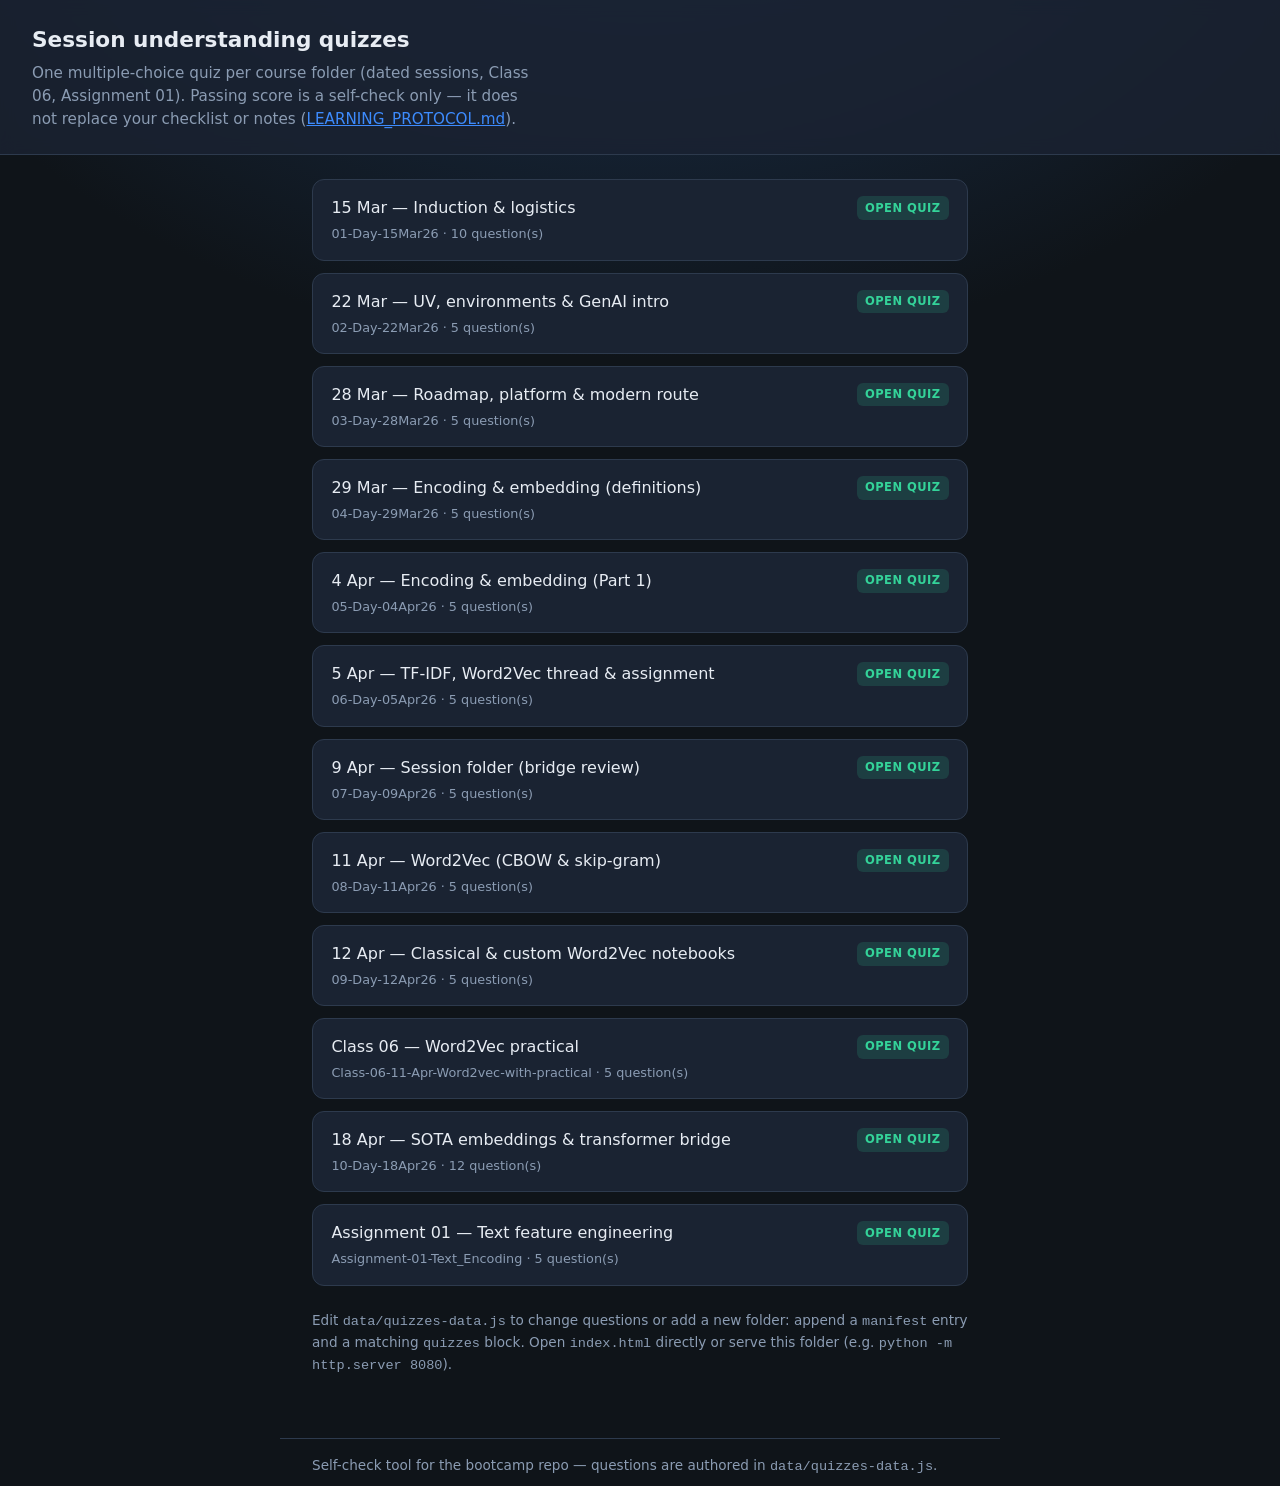
<file: index.html>
<!DOCTYPE html>
<html lang="en">
  <head>
    <meta charset="utf-8" />
    <meta http-equiv="refresh" content="0; url=session-quiz-app/" />
    <meta name="viewport" content="width=device-width, initial-scale=1" />
    <title>Opening session quizzes…</title>
  </head>
  <body
    style="
      font-family: system-ui, sans-serif;
      margin: 2rem;
      background: #0f1419;
      color: #e7ecf3;
    "
  >
    <p>
      Opening the
      <a href="session-quiz-app/" style="color: #3d8bfd">session quiz app</a>…
    </p>
  </body>
</html>
</file>
<file: session-quiz-app/styles.css>
:root {
  --bg: #0f1419;
  --surface: #1a2332;
  --border: #2d3a4d;
  --text: #e7ecf3;
  --muted: #8b9cb3;
  --accent: #3d8bfd;
  --accent-dim: #2563c2;
  --success: #34d399;
  --warn: #fbbf24;
  --danger: #f87171;
  --radius: 12px;
  font-family: "Segoe UI", system-ui, sans-serif;
}

*,
*::before,
*::after {
  box-sizing: border-box;
}

body {
  margin: 0;
  min-height: 100vh;
  background: radial-gradient(ellipse 120% 80% at 50% -20%, #1e3a5f 0%, var(--bg) 55%);
  color: var(--text);
  line-height: 1.5;
}

a {
  color: var(--accent);
}

.app-header {
  padding: 1.5rem clamp(1rem, 4vw, 2rem);
  border-bottom: 1px solid var(--border);
  background: rgba(26, 35, 50, 0.85);
  backdrop-filter: blur(8px);
}

.app-header h1 {
  margin: 0 0 0.35rem;
  font-size: 1.35rem;
  font-weight: 600;
}

.app-header p {
  margin: 0;
  color: var(--muted);
  font-size: 0.95rem;
  max-width: 52ch;
}

main {
  padding: 1.5rem clamp(1rem, 4vw, 2rem) 3rem;
  max-width: 720px;
  margin: 0 auto;
}

.hidden {
  display: none !important;
}

.session-list {
  display: flex;
  flex-direction: column;
  gap: 0.75rem;
}

.session-card {
  display: flex;
  align-items: flex-start;
  justify-content: space-between;
  gap: 1rem;
  padding: 1rem 1.15rem;
  background: var(--surface);
  border: 1px solid var(--border);
  border-radius: var(--radius);
  text-align: left;
  width: 100%;
  cursor: pointer;
  color: inherit;
  font: inherit;
  transition: border-color 0.15s, background 0.15s;
}

.session-card:hover:not(:disabled) {
  border-color: var(--accent-dim);
  background: #1f2a3d;
}

.session-card:disabled {
  opacity: 0.55;
  cursor: not-allowed;
}

.session-card .meta {
  font-size: 0.8rem;
  color: var(--muted);
  margin-top: 0.25rem;
}

.badge {
  font-size: 0.72rem;
  text-transform: uppercase;
  letter-spacing: 0.04em;
  padding: 0.2rem 0.5rem;
  border-radius: 6px;
  font-weight: 600;
  white-space: nowrap;
}

.badge-live {
  background: rgba(52, 211, 153, 0.15);
  color: var(--success);
}

.badge-planned {
  background: rgba(251, 191, 36, 0.12);
  color: var(--warn);
}

.quiz-panel {
  background: var(--surface);
  border: 1px solid var(--border);
  border-radius: var(--radius);
  padding: 1.25rem 1.35rem;
}

.quiz-toolbar {
  display: flex;
  align-items: center;
  justify-content: space-between;
  gap: 1rem;
  margin-bottom: 1rem;
  flex-wrap: wrap;
}

.btn {
  padding: 0.5rem 1rem;
  border-radius: 8px;
  border: 1px solid var(--border);
  background: #243044;
  color: var(--text);
  font: inherit;
  cursor: pointer;
}

.btn:hover {
  background: #2c3a52;
}

.btn-primary {
  background: var(--accent);
  border-color: var(--accent-dim);
  color: #fff;
}

.btn-primary:hover {
  filter: brightness(1.08);
}

.btn-primary:disabled {
  opacity: 0.45;
  cursor: not-allowed;
}

.progress {
  height: 6px;
  background: var(--border);
  border-radius: 3px;
  overflow: hidden;
  margin-bottom: 1.25rem;
}

.progress-bar {
  height: 100%;
  background: linear-gradient(90deg, var(--accent-dim), var(--accent));
  transition: width 0.2s ease;
}

.question-prompt {
  font-size: 1.05rem;
  margin: 0 0 1rem;
  font-weight: 500;
}

.choices {
  display: flex;
  flex-direction: column;
  gap: 0.5rem;
}

.choice {
  display: flex;
  align-items: flex-start;
  gap: 0.65rem;
  padding: 0.65rem 0.85rem;
  border-radius: 8px;
  border: 1px solid var(--border);
  cursor: pointer;
  background: #151d2a;
}

.choice:hover {
  border-color: var(--muted);
}

.choice input {
  margin-top: 0.2rem;
}

.choice.correct {
  border-color: var(--success);
  background: rgba(52, 211, 153, 0.08);
}

.choice.incorrect {
  border-color: var(--danger);
  background: rgba(248, 113, 113, 0.08);
}

.rationale {
  margin-top: 1rem;
  padding: 0.85rem 1rem;
  background: #151d2a;
  border-radius: 8px;
  border-left: 3px solid var(--accent);
  font-size: 0.92rem;
  color: var(--muted);
}

.rationale strong {
  color: var(--text);
}

.result-block {
  text-align: center;
  padding: 1.5rem 1rem;
}

.result-block h2 {
  margin: 0 0 0.5rem;
  font-size: 1.35rem;
}

.result-pass {
  color: var(--success);
}

.result-fail {
  color: var(--danger);
}

.result-score {
  font-size: 2rem;
  font-weight: 700;
  margin: 0.75rem 0;
}

.hint {
  font-size: 0.85rem;
  color: var(--muted);
  margin-top: 1.5rem;
}

footer.app-foot {
  padding: 1rem clamp(1rem, 4vw, 2rem);
  border-top: 1px solid var(--border);
  color: var(--muted);
  font-size: 0.85rem;
  max-width: 720px;
  margin: 0 auto;
}
</file>
